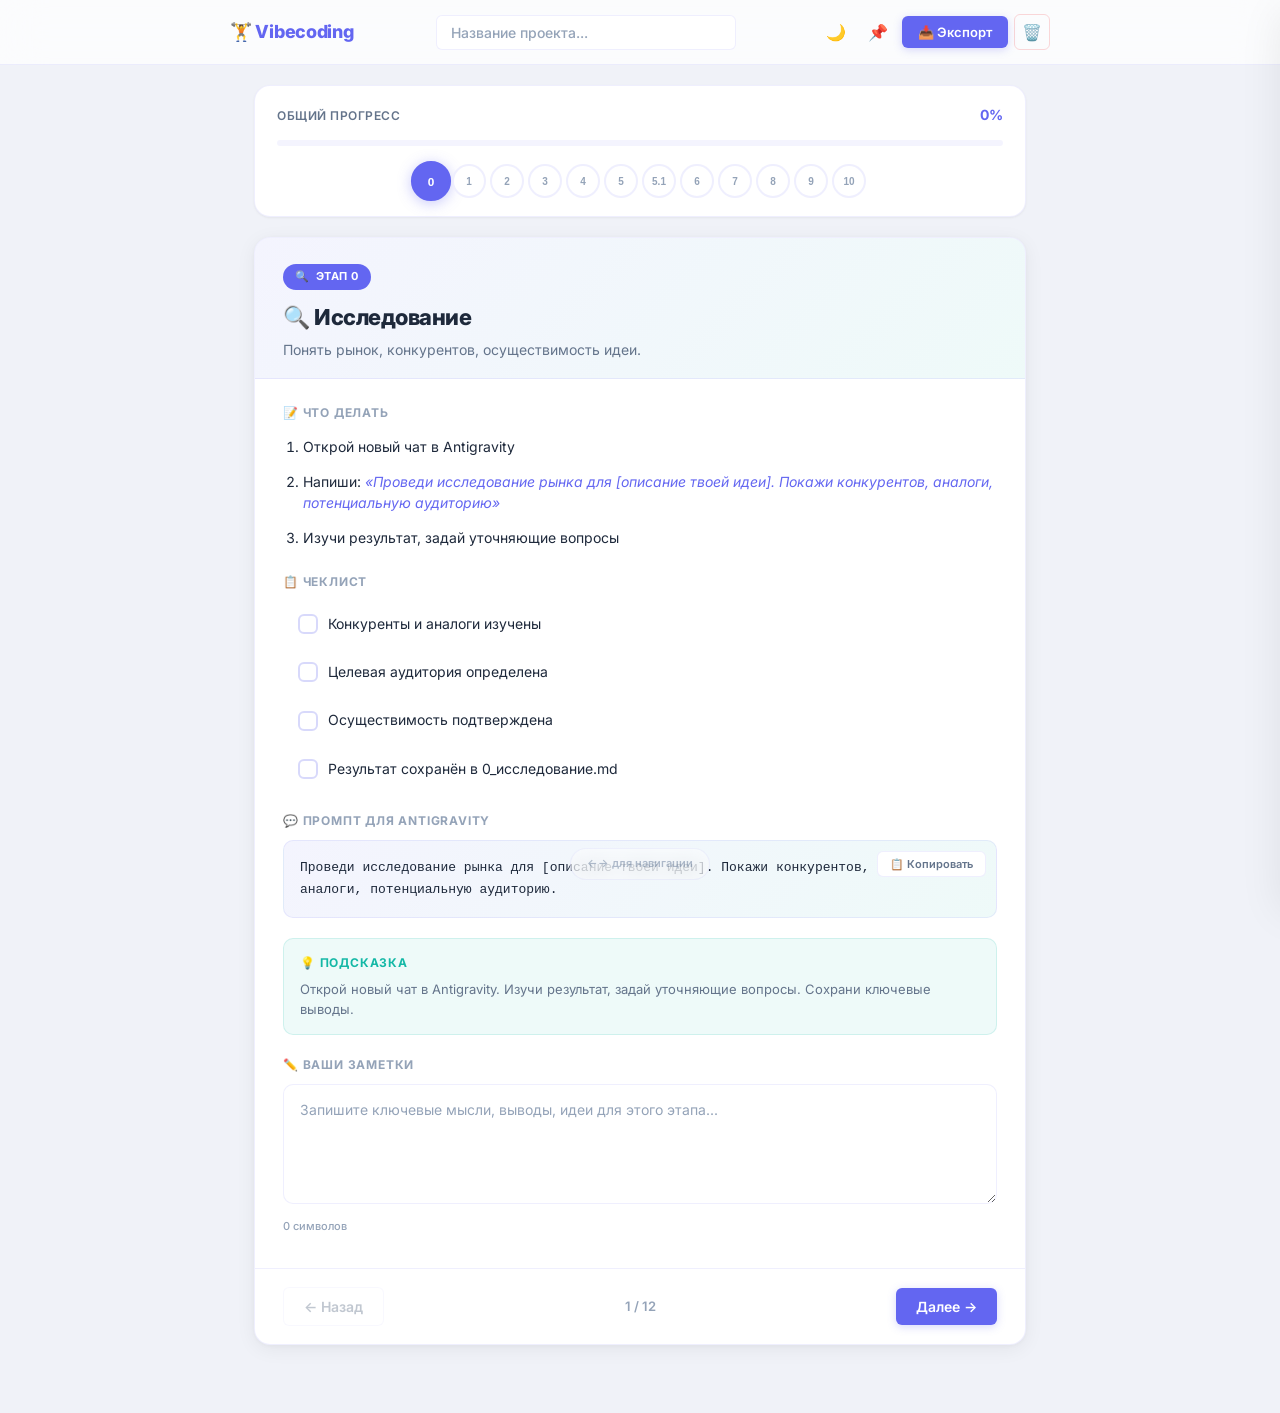
<file: Lekcija_01/Trenazer/index.html>
<!DOCTYPE html>
<html lang="ru">

<head>
  <meta charset="UTF-8">
  <meta name="viewport" content="width=device-width, initial-scale=1.0">
  <meta name="description"
    content="Интерактивный тренажёр по методологии Vibecoding — пошаговое руководство по созданию продукта">
  <title>🏋️ Тренажёр Vibecoding</title>
  <link rel="stylesheet" href="styles.css">
</head>

<body>

  <!-- HEADER -->
  <header class="app-header">
    <div class="header-inner">
      <div class="app-logo">🏋️ Vibecoding</div>
      <input type="text" id="projectName" class="project-name-input" placeholder="Название проекта...">
      <div class="header-actions">
        <button class="btn btn-ghost btn-icon" id="darkModeToggle" onclick="toggleDarkMode()" title="Переключить тему">
          🌙
        </button>
        <button class="btn btn-ghost btn-icon" onclick="showRefPanel()" title="📌 Шпаргалка и советы">
          📌
        </button>
        <button class="btn btn-primary" onclick="exportMarkdown()" title="Экспорт в Markdown">
          📥 Экспорт
        </button>
        <button class="btn btn-danger btn-icon" onclick="showResetModal()" title="Сбросить прогресс">
          🗑️
        </button>
      </div>
    </div>
  </header>

  <!-- PROGRESS -->
  <section class="progress-section">
    <div class="progress-bar-container">
      <div class="progress-meta">
        <span class="progress-label">Общий прогресс</span>
        <span class="progress-percent" id="progressPercent">0%</span>
      </div>
      <div class="progress-track">
        <div class="progress-fill" id="progressFill"></div>
      </div>
      <div class="steps-dots" id="stepsDots"></div>
    </div>
  </section>

  <!-- MAIN CARD -->
  <main class="main-section">
    <div class="step-card" id="stepCard">

      <!-- Card Header -->
      <div class="card-header">
        <div class="step-badge" id="stepBadge">Этап 0</div>
        <h1 class="step-title" id="stepTitle"></h1>
        <p class="step-goal" id="stepGoal"></p>
      </div>

      <!-- Card Body -->
      <div class="card-body">

        <!-- What to do -->
        <div class="instructions-section" id="instructionsSection">
          <div class="section-label">📝 Что делать</div>
          <ol class="instructions-list" id="instructionsList"></ol>
        </div>

        <!-- Checklist -->
        <div class="checklist-section">
          <div class="section-label">📋 Чеклист</div>
          <ul class="checklist" id="checklist"></ul>
        </div>

        <!-- Prompt -->
        <div class="prompt-section" id="promptSection">
          <div class="section-label">💬 Промпт для Antigravity</div>
          <div class="prompt-box">
            <p id="promptText"></p>
            <button class="copy-btn" onclick="copyPrompt()">📋 Копировать</button>
          </div>
        </div>

        <!-- Tips -->
        <div class="tips-section" id="tipsSection">
          <div class="section-label">💡 Подсказка</div>
          <p id="tipsText"></p>
        </div>

        <!-- Notes -->
        <div class="notes-section">
          <div class="section-label">✏️ Ваши заметки</div>
          <textarea id="stepTextarea" class="notes-textarea"
            placeholder="Запишите ключевые мысли, выводы, идеи для этого этапа..."
            oninput="onTextInput(this)"></textarea>
          <div class="textarea-meta">
            <span class="char-count" id="charCount">0 символов</span>
            <span class="save-indicator" id="saveIndicator">✓ Сохранено</span>
          </div>
        </div>

      </div>

      <!-- Card Footer -->
      <div class="card-footer">
        <button class="nav-btn prev" id="prevBtn" onclick="prevStep()">
          ← Назад
        </button>
        <span class="step-counter" id="stepCounter">1 / 12</span>
        <button class="nav-btn next" id="nextBtn" onclick="nextStep()">
          Далее →
        </button>
      </div>

    </div>
  </main>

  <!-- KEYBOARD HINT -->
  <div class="keyboard-hint" id="keyboardHint">
    <span>←→ для навигации</span>
  </div>

  <!-- TOAST -->
  <div class="toast" id="toast"></div>

  <!-- RESET MODAL -->
  <div class="modal-overlay" id="resetModal">
    <div class="modal">
      <h3>🗑️ Сбросить прогресс?</h3>
      <p>Все заметки и чеклисты будут удалены. Это действие нельзя отменить.</p>
      <div class="modal-actions">
        <button class="btn btn-outline" onclick="hideResetModal()">Отмена</button>
        <button class="btn btn-danger" onclick="confirmReset()">Сбросить</button>
      </div>
    </div>
  </div>

  <!-- REFERENCE PANEL (Шпаргалка + Правила + Советы) -->
  <div class="ref-overlay" id="refOverlay" onclick="hideRefPanel()"></div>
  <aside class="ref-panel" id="refPanel">
    <div class="ref-header">
      <h2>📚 Справочник</h2>
      <button class="btn btn-ghost btn-icon" onclick="hideRefPanel()">✕</button>
    </div>

    <div class="ref-tabs">
      <button class="ref-tab active" data-tab="cheatsheet" onclick="switchRefTab('cheatsheet')">📌 Шпаргалка</button>
      <button class="ref-tab" data-tab="safety" onclick="switchRefTab('safety')">🛡️ Безопасность</button>
      <button class="ref-tab" data-tab="tips" onclick="switchRefTab('tips')">🧠 Советы</button>
    </div>

    <div class="ref-content" id="refContent">
      <!-- Cheatsheet -->
      <div class="ref-tab-content active" id="tab-cheatsheet">
        <table class="ref-table">
          <thead>
            <tr>
              <th>Действие</th>
              <th>Что делать</th>
            </tr>
          </thead>
          <tbody>
            <tr>
              <td>✅ Подтвердить изменения</td>
              <td>Нажать <strong>Accept All</strong> (синяя кнопка)</td>
            </tr>
            <tr>
              <td>❌ Откатить изменения</td>
              <td>Нажать <strong>Reject All</strong></td>
            </tr>
            <tr>
              <td>💬 Новый чат</td>
              <td>Нажать <strong>+</strong> (справа)</td>
            </tr>
            <tr>
              <td>📜 Посмотреть историю</td>
              <td>Кнопка с кружком-стрелкой → Show More</td>
            </tr>
            <tr>
              <td>📎 Прикрепить файл</td>
              <td>Перетащить файл в чат</td>
            </tr>
            <tr>
              <td>📂 Прикрепить папку</td>
              <td>Перетащить всю папку в чат (= полный контекст)</td>
            </tr>
          </tbody>
        </table>

        <h3 class="ref-subtitle">🔄 Цикл разработки</h3>
        <div class="lifecycle-diagram">
          <span>0. Исследование</span> → <span>1. Идея</span> → <span>2. ТЗ</span> → <span>3. Архитектура</span> →
          <span>4. Дизайн</span>
          → <span>5. Запуск</span> → <span>5.1 Задачи</span> → <span>6. Тест</span>
          → <span>7. Деплой</span> → <span>8. Дебаг</span> → <span>9. Релиз</span> → <span>10. Пост-релиз</span> ↩
        </div>
      </div>

      <!-- Safety Rules -->
      <div class="ref-tab-content" id="tab-safety">
        <ol class="safety-list">
          <li><strong>AI не действует автономно</strong> — ты контролируешь</li>
          <li><strong>Работай только в папке проекта</strong> (изоляция)</li>
          <li><strong>Не разрешай глобальное удаление</strong> файлов</li>
          <li><strong>Для рискованных задач</strong> — используй отдельный сервер/ВМ</li>
          <li><strong>Пропиши глобальный промпт</strong> (правила для AI)</li>
          <li><strong>Проси логировать все действия</strong></li>
          <li><strong>Смотри внимательно</strong>, что запускается в терминале</li>
          <li><strong>Делай бэкапы</strong> (GitHub + копии)</li>
          <li><strong>Храни ключи в .env</strong>, исключённом из git</li>
          <li><strong>Пошагово одобряй изменения</strong> до стабилизации</li>
        </ol>
      </div>

      <!-- Tips -->
      <div class="ref-tab-content" id="tab-tips">
        <ul class="tips-list-panel">
          <li>🤖 <strong>Модель по умолчанию</strong> → Claude Opus. Фоллбэк → Gemini 3.1</li>
          <li>📦 <strong>GitHub = библиотека</strong> — ищи готовые решения, а не пиши с нуля</li>
          <li>🎙️ <strong>Whisper-бот</strong> — транскрибируй все разговоры с клиентами</li>
          <li>⚡ <strong>Правило №1</strong> — работает продукт или нет, остальное неважно</li>
          <li>🚀 <strong>Не сдерживай себя</strong> — если можешь продвинуться на 3 этапа за день, делай</li>
          <li>🗄️ <strong>Supabase</strong> вместо Google Sheets / Airtable — масштабируется лучше</li>
          <li>🔌 <strong>OpenRouter</strong> — единый API ко всем моделям</li>
        </ul>
      </div>
    </div>
  </aside>

  <!-- CONFETTI CANVAS -->
  <canvas id="confetti" class="confetti-canvas"></canvas>

  <script src="app.js"></script>
</body>

</html>
</file>
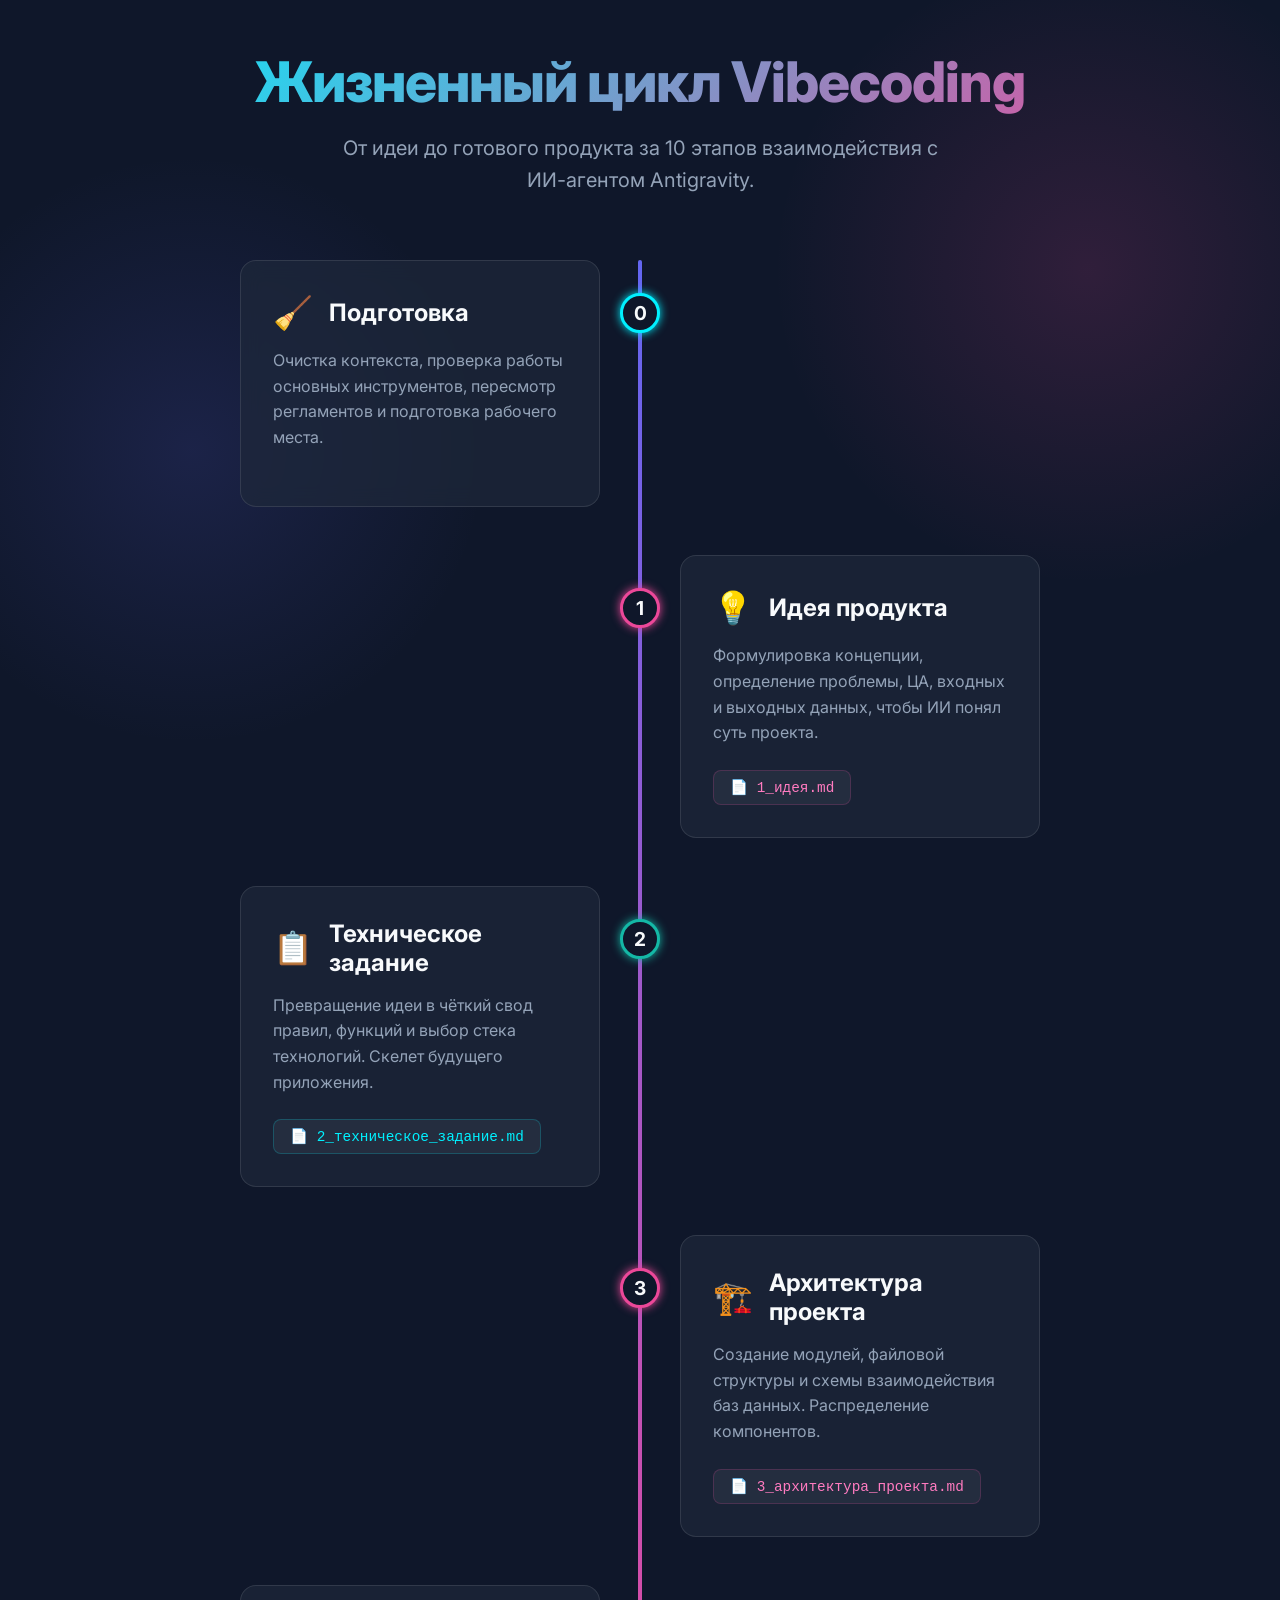
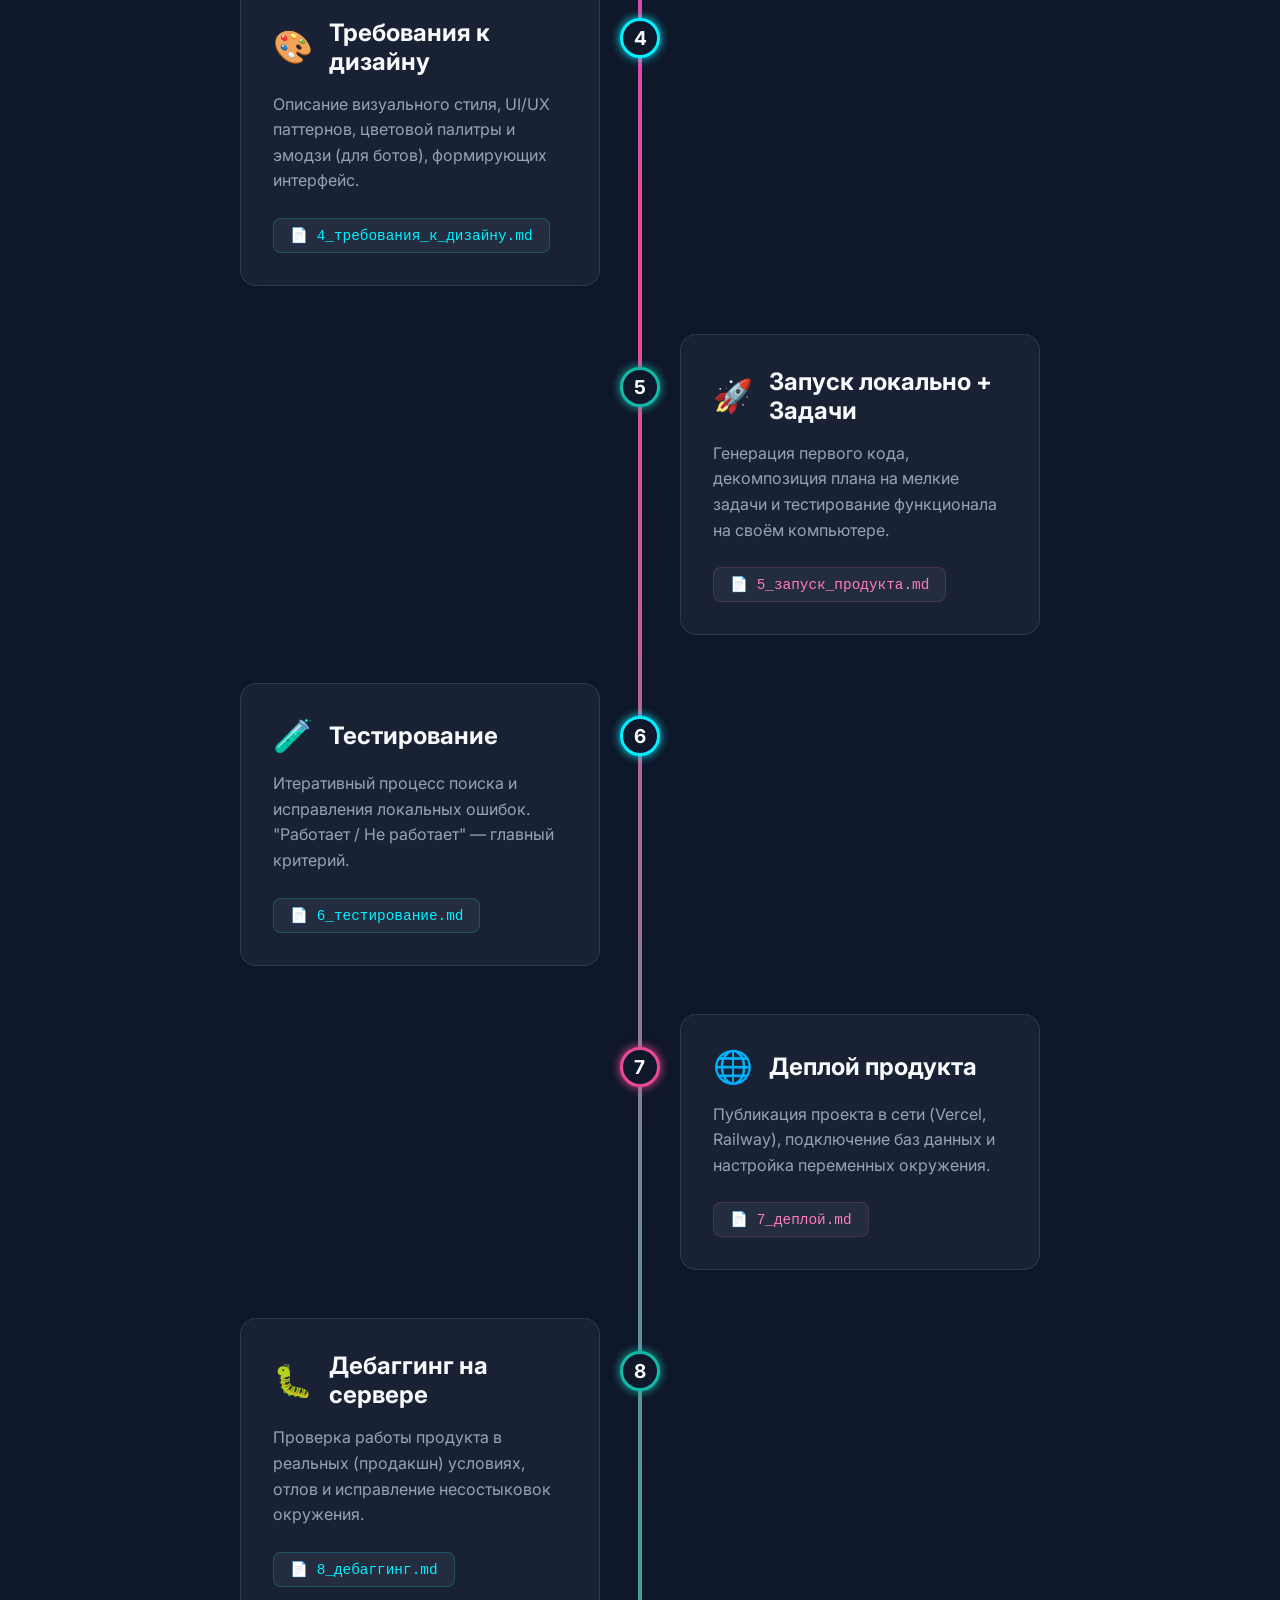
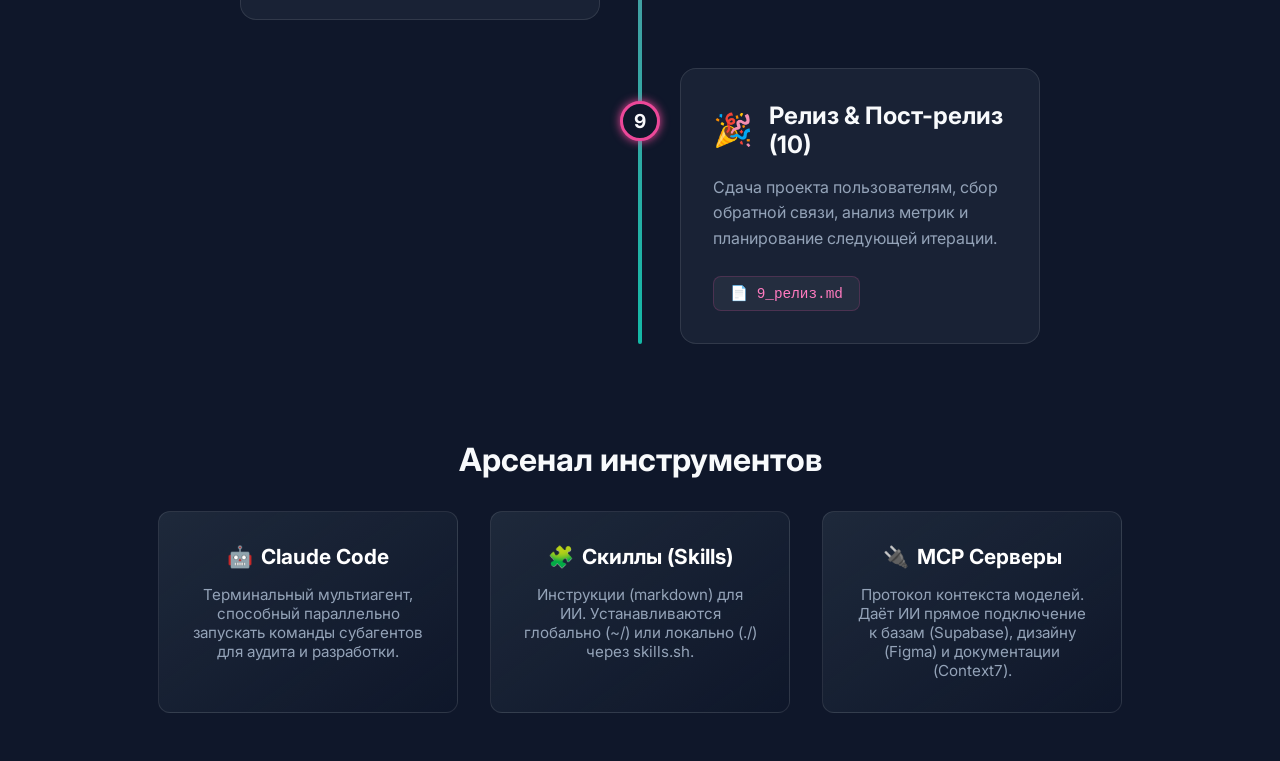
<file: infographika_reglament.html>
<!DOCTYPE html>
<html lang="ru">
<head>
    <meta charset="UTF-8">
    <meta name="viewport" content="width=device-width, initial-scale=1.0">
    <title>Регламент Vibecoding | Инфографика</title>
    <style>
        :root {
            --primary: #6366f1; /* Индиго */
            --primary-hover: #4f46e5;
            --secondary: #ec4899; /* Розовый */
            --tertiary: #14b8a6; /* Бирюзовый */
            --bg-color: #0f172a; /* Темный синий (Slate 900) */
            --surface: #1e293b; /* Slate 800 */
            --surface-glass: rgba(30, 41, 59, 0.7);
            --text-main: #f8fafc;
            --text-muted: #94a3b8;
            --border: rgba(255, 255, 255, 0.1);
            
            --neon-blue: #00f0ff;
            --neon-purple: #8b5cf6;
        }

        * {
            margin: 0;
            padding: 0;
            box-sizing: border-box;
            font-family: 'Inter', -apple-system, BlinkMacSystemFont, "Segoe UI", Roboto, Helvetica, Arial, sans-serif;
        }

        body {
            background-color: var(--bg-color);
            color: var(--text-main);
            min-height: 100vh;
            padding: 3rem 1rem;
            background-image: 
                radial-gradient(circle at 15% 50%, rgba(99, 102, 241, 0.15), transparent 25%),
                radial-gradient(circle at 85% 30%, rgba(236, 72, 153, 0.15), transparent 25%);
            background-attachment: fixed;
            overflow-x: hidden;
        }

        .container {
            max-width: 1200px;
            margin: 0 auto;
        }

        header {
            text-align: center;
            margin-bottom: 4rem;
        }

        h1 {
            font-size: 3.5rem;
            font-weight: 800;
            margin-bottom: 1rem;
            background: linear-gradient(135deg, var(--neon-blue), var(--secondary));
            -webkit-background-clip: text;
            -webkit-text-fill-color: transparent;
            letter-spacing: -1px;
        }

        .subtitle {
            font-size: 1.25rem;
            color: var(--text-muted);
            max-width: 600px;
            margin: 0 auto;
            line-height: 1.6;
        }

        /* Timeline Layout */
        .timeline {
            position: relative;
            max-width: 800px;
            margin: 0 auto;
        }

        .timeline::before {
            content: '';
            position: absolute;
            top: 0;
            left: 50%;
            transform: translateX(-50%);
            width: 4px;
            height: 100%;
            background: linear-gradient(to bottom, var(--primary), var(--secondary), var(--tertiary));
            border-radius: 4px;
        }

        .stage-card {
            position: relative;
            width: 45%;
            margin-bottom: 3rem;
            background: var(--surface-glass);
            backdrop-filter: blur(10px);
            border: 1px solid var(--border);
            border-radius: 16px;
            padding: 2rem;
            transition: transform 0.3s ease, box-shadow 0.3s ease;
        }

        .stage-card:nth-child(odd) {
            left: 0;
        }

        .stage-card:nth-child(even) {
            left: 55%;
        }

        .stage-card:hover {
            transform: translateY(-5px);
            box-shadow: 0 10px 30px rgba(0, 0, 0, 0.3), 0 0 15px rgba(99, 102, 241, 0.2);
            border-color: rgba(99, 102, 241, 0.4);
        }

        /* Stage Numbers (Dots on Timeline) */
        .stage-number {
            position: absolute;
            top: 2rem;
            width: 40px;
            height: 40px;
            background: var(--bg-color);
            border: 3px solid var(--neon-blue);
            border-radius: 50%;
            display: flex;
            align-items: center;
            justify-content: center;
            font-weight: bold;
            font-size: 1.2rem;
            color: var(--text-main);
            z-index: 10;
            box-shadow: 0 0 10px var(--neon-blue);
        }

        .stage-card:nth-child(odd) .stage-number {
            right: -11.5%; /* Position exactly on the line */
            transform: translateX(50%);
        }

        .stage-card:nth-child(even) .stage-number {
            left: -11.5%; /* Position exactly on the line */
            transform: translateX(-50%);
            border-color: var(--secondary);
            box-shadow: 0 0 10px var(--secondary);
        }

        /* 3rd color variant */
        .stage-card:nth-child(3n) .stage-number {
            border-color: var(--tertiary);
            box-shadow: 0 0 10px var(--tertiary);
        }

        /* Content inside cards */
        .stage-header {
            display: flex;
            align-items: center;
            margin-bottom: 1rem;
        }

        .stage-icon {
            font-size: 2rem;
            margin-right: 1rem;
        }

        .stage-title {
            font-size: 1.5rem;
            font-weight: 700;
            color: var(--text-main);
        }

        .stage-desc {
            color: var(--text-muted);
            line-height: 1.6;
            margin-bottom: 1.5rem;
        }

        .stage-artifact {
            display: inline-block;
            background: rgba(255, 255, 255, 0.05);
            padding: 0.5rem 1rem;
            border-radius: 8px;
            font-family: monospace;
            font-size: 0.9rem;
            color: var(--neon-blue);
            border: 1px solid rgba(0, 240, 255, 0.2);
        }

        .stage-card:nth-child(even) .stage-artifact {
            color: #ff7bc0;
            border-color: rgba(236, 72, 153, 0.2);
        }

        /* Footer Skills Section */
        .footer-tools {
            margin-top: 6rem;
            text-align: center;
        }

        .tools-grid {
            display: flex;
            justify-content: center;
            gap: 2rem;
            margin-top: 2rem;
            flex-wrap: wrap;
        }

        .tool-card {
            background: linear-gradient(145deg, var(--surface), rgba(15, 23, 42, 0.8));
            border: 1px solid var(--border);
            border-radius: 12px;
            padding: 2rem;
            width: 300px;
            transition: all 0.3s ease;
        }

        .tool-card:hover {
            border-color: var(--tertiary);
            transform: translateY(-5px);
            box-shadow: 0 10px 20px rgba(20, 184, 166, 0.1);
        }

        .tool-title {
            font-size: 1.3rem;
            font-weight: bold;
            margin-bottom: 1rem;
            color: #fff;
            display: flex;
            align-items: center;
            justify-content: center;
            gap: 0.5rem;
        }

        @media (max-width: 900px) {
            .timeline::before {
                left: 30px;
            }
            .stage-card {
                width: calc(100% - 70px);
                left: 70px !important;
            }
            .stage-number {
                left: -70px !important;
                transform: translateX(30px) !important;
            }
            h1 {
                font-size: 2.5rem;
            }
        }
    </style>
    <!-- Подключение шрифта Inter для современного вида -->
    <link href="https://fonts.googleapis.com/css2?family=Inter:wght@400;600;700;800&display=swap" rel="stylesheet">
</head>
<body>

    <div class="container">
        <header>
            <h1>Жизненный цикл Vibecoding</h1>
            <p class="subtitle">От идеи до готового продукта за 10 этапов взаимодействия с ИИ-агентом Antigravity.</p>
        </header>

        <div class="timeline">
            <!-- Stage 0 -->
            <div class="stage-card">
                <div class="stage-number">0</div>
                <div class="stage-header">
                    <span class="stage-icon">🧹</span>
                    <h2 class="stage-title">Подготовка</h2>
                </div>
                <p class="stage-desc">Очистка контекста, проверка работы основных инструментов, пересмотр регламентов и подготовка рабочего места.</p>
            </div>

            <!-- Stage 1 -->
            <div class="stage-card">
                <div class="stage-number">1</div>
                <div class="stage-header">
                    <span class="stage-icon">💡</span>
                    <h2 class="stage-title">Идея продукта</h2>
                </div>
                <p class="stage-desc">Формулировка концепции, определение проблемы, ЦА, входных и выходных данных, чтобы ИИ понял суть проекта.</p>
                <div class="stage-artifact">📄 1_идея.md</div>
            </div>

            <!-- Stage 2 -->
            <div class="stage-card">
                <div class="stage-number">2</div>
                <div class="stage-header">
                    <span class="stage-icon">📋</span>
                    <h2 class="stage-title">Техническое задание</h2>
                </div>
                <p class="stage-desc">Превращение идеи в чёткий свод правил, функций и выбор стека технологий. Скелет будущего приложения.</p>
                <div class="stage-artifact">📄 2_техническое_задание.md</div>
            </div>

            <!-- Stage 3 -->
            <div class="stage-card">
                <div class="stage-number">3</div>
                <div class="stage-header">
                    <span class="stage-icon">🏗️</span>
                    <h2 class="stage-title">Архитектура проекта</h2>
                </div>
                <p class="stage-desc">Создание модулей, файловой структуры и схемы взаимодействия баз данных. Распределение компонентов.</p>
                <div class="stage-artifact">📄 3_архитектура_проекта.md</div>
            </div>

            <!-- Stage 4 -->
            <div class="stage-card">
                <div class="stage-number">4</div>
                <div class="stage-header">
                    <span class="stage-icon">🎨</span>
                    <h2 class="stage-title">Требования к дизайну</h2>
                </div>
                <p class="stage-desc">Описание визуального стиля, UI/UX паттернов, цветовой палитры и эмодзи (для ботов), формирующих интерфейс.</p>
                <div class="stage-artifact">📄 4_требования_к_дизайну.md</div>
            </div>

            <!-- Stage 5 -->
            <div class="stage-card">
                <div class="stage-number">5</div>
                <div class="stage-header">
                    <span class="stage-icon">🚀</span>
                    <h2 class="stage-title">Запуск локально + Задачи</h2>
                </div>
                <p class="stage-desc">Генерация первого кода, декомпозиция плана на мелкие задачи и тестирование функционала на своём компьютере.</p>
                <div class="stage-artifact">📄 5_запуск_продукта.md</div>
            </div>

            <!-- Stage 6 -->
            <div class="stage-card">
                <div class="stage-number">6</div>
                <div class="stage-header">
                    <span class="stage-icon">🧪</span>
                    <h2 class="stage-title">Тестирование</h2>
                </div>
                <p class="stage-desc">Итеративный процесс поиска и исправления локальных ошибок. "Работает / Не работает" — главный критерий.</p>
                <div class="stage-artifact">📄 6_тестирование.md</div>
            </div>

            <!-- Stage 7 -->
            <div class="stage-card">
                <div class="stage-number">7</div>
                <div class="stage-header">
                    <span class="stage-icon">🌐</span>
                    <h2 class="stage-title">Деплой продукта</h2>
                </div>
                <p class="stage-desc">Публикация проекта в сети (Vercel, Railway), подключение баз данных и настройка переменных окружения.</p>
                <div class="stage-artifact">📄 7_деплой.md</div>
            </div>

            <!-- Stage 8 -->
            <div class="stage-card">
                <div class="stage-number">8</div>
                <div class="stage-header">
                    <span class="stage-icon">🐛</span>
                    <h2 class="stage-title">Дебаггинг на сервере</h2>
                </div>
                <p class="stage-desc">Проверка работы продукта в реальных (продакшн) условиях, отлов и исправление несостыковок окружения.</p>
                <div class="stage-artifact">📄 8_дебаггинг.md</div>
            </div>

            <!-- Stage 9 -->
            <div class="stage-card">
                <div class="stage-number">9</div>
                <div class="stage-header">
                    <span class="stage-icon">🎉</span>
                    <h2 class="stage-title">Релиз &amp; Пост-релиз (10)</h2>
                </div>
                <p class="stage-desc">Сдача проекта пользователям, сбор обратной связи, анализ метрик и планирование следующей итерации.</p>
                <div class="stage-artifact">📄 9_релиз.md</div>
            </div>
        </div>

        <div class="footer-tools">
            <h2 style="font-size: 2rem; margin-bottom: 1rem;">Арсенал инструментов</h2>
            <div class="tools-grid">
                <div class="tool-card">
                    <div class="tool-title"><span>🤖</span> Claude Code</div>
                    <p style="color: var(--text-muted); font-size: 0.95rem;">Терминальный мультиагент, способный параллельно запускать команды субагентов для аудита и разработки.</p>
                </div>
                <div class="tool-card">
                    <div class="tool-title"><span>🧩</span> Скиллы (Skills)</div>
                    <p style="color: var(--text-muted); font-size: 0.95rem;">Инструкции (markdown) для ИИ. Устанавливаются глобально (~/) или локально (./) через skills.sh.</p>
                </div>
                <div class="tool-card">
                    <div class="tool-title"><span>🔌</span> MCP Серверы</div>
                    <p style="color: var(--text-muted); font-size: 0.95rem;">Протокол контекста моделей. Даёт ИИ прямое подключение к базам (Supabase), дизайну (Figma) и документации (Context7).</p>
                </div>
            </div>
        </div>
    </div>

</body>
</html>
</file>
<file: Lekcija_01/Trenazer/styles.css>
@import url('https://fonts.googleapis.com/css2?family=Inter:wght@400;500;600;700;800&display=swap');

:root {
  --bg: #f0f2f8;
  --surface: #ffffff;
  --surface-glass: rgba(255, 255, 255, 0.72);
  --surface-elevated: #ffffff;
  --border: rgba(99, 102, 241, 0.10);
  --border-hover: rgba(99, 102, 241, 0.25);
  --text: #1e293b;
  --text-secondary: #64748b;
  --text-muted: #94a3b8;
  --accent: #6366f1;
  --accent-light: #818cf8;
  --accent-bg: rgba(99, 102, 241, 0.07);
  --teal: #14b8a6;
  --teal-bg: rgba(20, 184, 166, 0.07);
  --success: #22c55e;
  --success-bg: rgba(34, 197, 94, 0.1);
  --warning: #f59e0b;
  --danger: #ef4444;
  --shadow-sm: 0 1px 3px rgba(0, 0, 0, 0.04), 0 1px 2px rgba(0, 0, 0, 0.02);
  --shadow-md: 0 4px 20px rgba(0, 0, 0, 0.06), 0 1px 4px rgba(0, 0, 0, 0.03);
  --shadow-lg: 0 12px 40px rgba(0, 0, 0, 0.08);
  --radius: 16px;
  --radius-sm: 10px;
  --radius-xs: 6px;
  --transition: 0.25s cubic-bezier(0.4, 0, 0.2, 1);
}

/* ====== DARK MODE ====== */
[data-theme="dark"] {
  --bg: #0f1117;
  --surface: #1a1d27;
  --surface-glass: rgba(26, 29, 39, 0.85);
  --surface-elevated: #22263a;
  --border: rgba(99, 102, 241, 0.15);
  --border-hover: rgba(99, 102, 241, 0.30);
  --text: #e2e8f0;
  --text-secondary: #94a3b8;
  --text-muted: #64748b;
  --accent-bg: rgba(99, 102, 241, 0.12);
  --teal-bg: rgba(20, 184, 166, 0.12);
  --success-bg: rgba(34, 197, 94, 0.12);
  --shadow-sm: 0 1px 3px rgba(0, 0, 0, 0.2);
  --shadow-md: 0 4px 20px rgba(0, 0, 0, 0.3);
  --shadow-lg: 0 12px 40px rgba(0, 0, 0, 0.4);
}

*,
*::before,
*::after {
  box-sizing: border-box;
  margin: 0;
  padding: 0;
}

html {
  scroll-behavior: smooth;
}

body {
  font-family: 'Inter', -apple-system, sans-serif;
  background: var(--bg);
  color: var(--text);
  line-height: 1.6;
  min-height: 100vh;
  -webkit-font-smoothing: antialiased;
  transition: background 0.3s, color 0.3s;
}

/* ====== HEADER ====== */
.app-header {
  background: var(--surface-glass);
  backdrop-filter: blur(20px);
  -webkit-backdrop-filter: blur(20px);
  border-bottom: 1px solid var(--border);
  padding: 14px 24px;
  position: sticky;
  top: 0;
  z-index: 100;
  transition: background 0.3s, border 0.3s;
}

.header-inner {
  max-width: 820px;
  margin: 0 auto;
  display: flex;
  align-items: center;
  justify-content: space-between;
  gap: 12px;
}

.app-logo {
  font-weight: 800;
  font-size: 18px;
  color: var(--accent);
  letter-spacing: -0.3px;
  white-space: nowrap;
}

.project-name-input {
  flex: 1;
  max-width: 300px;
  padding: 8px 14px;
  border: 1.5px solid var(--border);
  border-radius: var(--radius-xs);
  font-family: inherit;
  font-size: 14px;
  font-weight: 500;
  color: var(--text);
  background: var(--surface);
  transition: var(--transition);
  outline: none;
}

.project-name-input::placeholder {
  color: var(--text-muted);
}

.project-name-input:focus {
  border-color: var(--accent);
  box-shadow: 0 0 0 3px var(--accent-bg);
}

.header-actions {
  display: flex;
  gap: 6px;
  align-items: center;
}

/* ====== BUTTONS ====== */
.btn {
  display: inline-flex;
  align-items: center;
  gap: 6px;
  padding: 8px 16px;
  border: none;
  border-radius: var(--radius-xs);
  font-family: inherit;
  font-size: 13px;
  font-weight: 600;
  cursor: pointer;
  transition: var(--transition);
  white-space: nowrap;
}

.btn-primary {
  background: var(--accent);
  color: #fff;
  box-shadow: 0 2px 8px rgba(99, 102, 241, 0.25);
}

.btn-primary:hover {
  background: var(--accent-light);
  box-shadow: 0 4px 16px rgba(99, 102, 241, 0.35);
  transform: translateY(-1px);
}

.btn-outline {
  background: var(--surface);
  color: var(--text-secondary);
  border: 1.5px solid var(--border);
}

.btn-outline:hover {
  border-color: var(--accent);
  color: var(--accent);
  background: var(--accent-bg);
}

.btn-ghost {
  background: transparent;
  color: var(--text-secondary);
  border: 1.5px solid transparent;
}

.btn-ghost:hover {
  background: var(--accent-bg);
  color: var(--accent);
}

.btn-danger {
  background: transparent;
  color: var(--danger);
  border: 1.5px solid rgba(239, 68, 68, 0.2);
}

.btn-danger:hover {
  background: rgba(239, 68, 68, 0.08);
  border-color: var(--danger);
}

.btn-icon {
  width: 36px;
  height: 36px;
  padding: 0;
  display: flex;
  align-items: center;
  justify-content: center;
  border-radius: var(--radius-xs);
  font-size: 16px;
}

/* ====== PROGRESS BAR ====== */
.progress-section {
  max-width: 820px;
  margin: 20px auto 0;
  padding: 0 24px;
}

.progress-bar-container {
  background: var(--surface);
  border-radius: var(--radius);
  padding: 18px 22px;
  box-shadow: var(--shadow-sm);
  border: 1px solid var(--border);
  transition: background 0.3s, border 0.3s;
}

.progress-meta {
  display: flex;
  justify-content: space-between;
  align-items: center;
  margin-bottom: 14px;
}

.progress-label {
  font-size: 12px;
  font-weight: 600;
  color: var(--text-secondary);
  text-transform: uppercase;
  letter-spacing: 0.5px;
}

.progress-percent {
  font-size: 14px;
  font-weight: 700;
  color: var(--accent);
}

.progress-track {
  width: 100%;
  height: 6px;
  background: var(--accent-bg);
  border-radius: 3px;
  overflow: hidden;
  margin-bottom: 18px;
}

.progress-fill {
  height: 100%;
  background: linear-gradient(90deg, var(--accent), var(--teal));
  border-radius: 3px;
  transition: width 0.6s cubic-bezier(0.4, 0, 0.2, 1);
  width: 0%;
}

.steps-dots {
  display: flex;
  gap: 4px;
  justify-content: center;
  flex-wrap: wrap;
}

.step-dot {
  width: 34px;
  height: 34px;
  border-radius: 50%;
  border: 2px solid var(--border);
  background: var(--surface);
  display: flex;
  align-items: center;
  justify-content: center;
  font-size: 10px;
  font-weight: 700;
  color: var(--text-muted);
  cursor: pointer;
  transition: var(--transition);
  position: relative;
}

.step-dot:hover {
  border-color: var(--accent-light);
  color: var(--accent);
  transform: scale(1.12);
}

.step-dot.active {
  background: var(--accent);
  border-color: var(--accent);
  color: #fff;
  box-shadow: 0 2px 12px rgba(99, 102, 241, 0.35);
  transform: scale(1.18);
}

.step-dot.completed {
  background: var(--success-bg);
  border-color: var(--success);
  color: var(--success);
}

.step-dot.has-content {
  border-color: var(--teal);
  color: var(--teal);
}

/* Tooltip on hover */
.step-dot::after {
  content: attr(data-tooltip);
  position: absolute;
  bottom: calc(100% + 8px);
  left: 50%;
  transform: translateX(-50%);
  background: var(--text);
  color: var(--bg);
  padding: 4px 8px;
  border-radius: 4px;
  font-size: 10px;
  font-weight: 600;
  white-space: nowrap;
  opacity: 0;
  pointer-events: none;
  transition: opacity 0.2s;
}

.step-dot:hover::after {
  opacity: 1;
}

/* ====== MAIN CARD ====== */
.main-section {
  max-width: 820px;
  margin: 20px auto;
  padding: 0 24px 48px;
}

.step-card {
  background: var(--surface);
  border-radius: var(--radius);
  box-shadow: var(--shadow-md);
  border: 1px solid var(--border);
  overflow: hidden;
  animation: cardIn 0.35s ease;
  transition: background 0.3s, border 0.3s;
}

@keyframes cardIn {
  from {
    opacity: 0;
    transform: translateY(12px);
  }

  to {
    opacity: 1;
    transform: translateY(0);
  }
}

.card-header {
  padding: 24px 28px 18px;
  border-bottom: 1px solid var(--border);
  background: linear-gradient(135deg, var(--accent-bg), var(--teal-bg));
}

.step-badge {
  display: inline-flex;
  align-items: center;
  gap: 6px;
  padding: 4px 12px;
  background: var(--accent);
  color: #fff;
  border-radius: 20px;
  font-size: 11px;
  font-weight: 700;
  letter-spacing: 0.5px;
  text-transform: uppercase;
  margin-bottom: 10px;
}

.step-title {
  font-size: 22px;
  font-weight: 800;
  color: var(--text);
  letter-spacing: -0.5px;
  margin-bottom: 4px;
}

.step-goal {
  font-size: 14px;
  color: var(--text-secondary);
  line-height: 1.5;
}

.card-body {
  padding: 24px 28px;
}

/* ====== INSTRUCTIONS ====== */
.instructions-section {
  margin-bottom: 20px;
}

.instructions-list {
  padding-left: 20px;
  display: flex;
  flex-direction: column;
  gap: 6px;
}

.instructions-list li {
  font-size: 14px;
  color: var(--text);
  line-height: 1.5;
  padding: 4px 0;
}

.instructions-list li em {
  color: var(--accent);
  font-style: italic;
}

/* ====== CHECKLIST ====== */
.checklist-section {
  margin-bottom: 20px;
}

.section-label {
  font-size: 12px;
  font-weight: 700;
  color: var(--text-muted);
  text-transform: uppercase;
  letter-spacing: 0.8px;
  margin-bottom: 10px;
}

.checklist {
  list-style: none;
  display: flex;
  flex-direction: column;
  gap: 4px;
}

.checklist li {
  display: flex;
  align-items: center;
  gap: 10px;
  padding: 10px 14px;
  border-radius: var(--radius-sm);
  cursor: pointer;
  transition: var(--transition);
  font-size: 14px;
  color: var(--text);
  border: 1px solid transparent;
  user-select: none;
}

.checklist li:hover {
  background: var(--accent-bg);
  border-color: var(--border);
}

.checklist li .check-icon {
  width: 20px;
  height: 20px;
  border-radius: 6px;
  border: 2px solid var(--border-hover);
  display: flex;
  align-items: center;
  justify-content: center;
  flex-shrink: 0;
  transition: var(--transition);
  font-size: 12px;
  color: transparent;
}

.checklist li.checked .check-icon {
  background: var(--success);
  border-color: var(--success);
  color: #fff;
  animation: checkPop 0.3s ease;
}

@keyframes checkPop {
  0% {
    transform: scale(0.8);
  }

  50% {
    transform: scale(1.2);
  }

  100% {
    transform: scale(1);
  }
}

.checklist li.checked {
  color: var(--text-muted);
  text-decoration: line-through;
}

/* ====== PROMPT BOX ====== */
.prompt-section {
  margin-bottom: 20px;
}

.prompt-box {
  background: linear-gradient(135deg, var(--accent-bg), var(--teal-bg));
  border: 1px solid var(--border);
  border-radius: var(--radius-sm);
  padding: 16px;
  position: relative;
}

.prompt-box p {
  font-size: 13px;
  color: var(--text);
  line-height: 1.7;
  font-family: 'Courier New', monospace;
  margin: 0;
  white-space: pre-wrap;
  padding-right: 80px;
}

.copy-btn {
  position: absolute;
  top: 10px;
  right: 10px;
  padding: 5px 12px;
  font-size: 11px;
  background: var(--surface);
  border: 1px solid var(--border);
  border-radius: var(--radius-xs);
  cursor: pointer;
  font-family: inherit;
  font-weight: 600;
  color: var(--text-secondary);
  transition: var(--transition);
}

.copy-btn:hover {
  border-color: var(--accent);
  color: var(--accent);
  background: var(--accent-bg);
}

/* ====== NOTES TEXTAREA ====== */
.notes-section {
  margin-bottom: 8px;
}

.notes-textarea {
  width: 100%;
  min-height: 120px;
  padding: 14px 16px;
  border: 1.5px solid var(--border);
  border-radius: var(--radius-sm);
  font-family: inherit;
  font-size: 14px;
  color: var(--text);
  background: var(--surface);
  resize: vertical;
  outline: none;
  transition: var(--transition);
  line-height: 1.6;
}

.notes-textarea::placeholder {
  color: var(--text-muted);
}

.notes-textarea:focus {
  border-color: var(--accent);
  box-shadow: 0 0 0 3px var(--accent-bg);
}

.textarea-meta {
  display: flex;
  justify-content: space-between;
  align-items: center;
  margin-top: 6px;
}

.char-count {
  font-size: 11px;
  color: var(--text-muted);
  font-weight: 500;
}

.save-indicator {
  font-size: 11px;
  font-weight: 600;
  color: var(--success);
  opacity: 0;
  transition: opacity 0.3s;
}

.save-indicator.visible {
  opacity: 1;
}

/* ====== TIPS ====== */
.tips-section {
  background: var(--teal-bg);
  border: 1px solid rgba(20, 184, 166, 0.15);
  border-radius: var(--radius-sm);
  padding: 14px 16px;
  margin-bottom: 20px;
}

.tips-section .section-label {
  color: var(--teal);
  margin-bottom: 6px;
}

.tips-section p {
  font-size: 13px;
  color: var(--text-secondary);
  line-height: 1.6;
  margin: 0;
}

/* ====== NAVIGATION ====== */
.card-footer {
  padding: 18px 28px;
  border-top: 1px solid var(--border);
  display: flex;
  justify-content: space-between;
  align-items: center;
}

.nav-btn {
  display: inline-flex;
  align-items: center;
  gap: 8px;
  padding: 10px 20px;
  border: none;
  border-radius: var(--radius-xs);
  font-family: inherit;
  font-size: 14px;
  font-weight: 600;
  cursor: pointer;
  transition: var(--transition);
}

.nav-btn.prev {
  background: var(--surface);
  color: var(--text-secondary);
  border: 1.5px solid var(--border);
}

.nav-btn.prev:hover {
  border-color: var(--accent);
  color: var(--accent);
}

.nav-btn.next {
  background: var(--accent);
  color: #fff;
  box-shadow: 0 2px 8px rgba(99, 102, 241, 0.25);
}

.nav-btn.next:hover {
  background: var(--accent-light);
  box-shadow: 0 4px 16px rgba(99, 102, 241, 0.35);
  transform: translateY(-1px);
}

.nav-btn:disabled {
  opacity: 0.4;
  cursor: not-allowed;
  transform: none !important;
}

.step-counter {
  font-size: 13px;
  font-weight: 600;
  color: var(--text-muted);
}

/* ====== KEYBOARD HINT ====== */
.keyboard-hint {
  position: fixed;
  bottom: 20px;
  left: 50%;
  transform: translateX(-50%);
  background: var(--surface-glass);
  backdrop-filter: blur(10px);
  border: 1px solid var(--border);
  border-radius: 20px;
  padding: 6px 16px;
  font-size: 11px;
  font-weight: 600;
  color: var(--text-muted);
  opacity: 0.7;
  transition: opacity 0.3s;
  pointer-events: none;
  z-index: 50;
}

/* ====== TOAST ====== */
.toast {
  position: fixed;
  bottom: 60px;
  left: 50%;
  transform: translateX(-50%) translateY(20px);
  background: var(--text);
  color: var(--bg);
  padding: 10px 24px;
  border-radius: 10px;
  font-size: 13px;
  font-weight: 600;
  opacity: 0;
  pointer-events: none;
  transition: all 0.3s ease;
  z-index: 200;
  white-space: nowrap;
}

.toast.show {
  opacity: 1;
  transform: translateX(-50%) translateY(0);
}

/* ====== MODAL ====== */
.modal-overlay {
  position: fixed;
  inset: 0;
  background: rgba(0, 0, 0, 0.3);
  backdrop-filter: blur(4px);
  display: flex;
  align-items: center;
  justify-content: center;
  z-index: 1000;
  opacity: 0;
  pointer-events: none;
  transition: opacity 0.25s;
}

.modal-overlay.active {
  opacity: 1;
  pointer-events: auto;
}

.modal {
  background: var(--surface);
  border-radius: var(--radius);
  box-shadow: var(--shadow-lg);
  padding: 28px;
  max-width: 400px;
  width: 90%;
  text-align: center;
  transform: scale(0.95);
  transition: transform 0.25s;
}

.modal-overlay.active .modal {
  transform: scale(1);
}

.modal h3 {
  font-size: 18px;
  font-weight: 700;
  margin-bottom: 8px;
}

.modal p {
  font-size: 14px;
  color: var(--text-secondary);
  margin-bottom: 20px;
}

.modal-actions {
  display: flex;
  gap: 10px;
  justify-content: center;
}

/* ====== REFERENCE PANEL ====== */
.ref-overlay {
  position: fixed;
  inset: 0;
  background: rgba(0, 0, 0, 0.2);
  z-index: 800;
  opacity: 0;
  pointer-events: none;
  transition: opacity 0.3s;
}

.ref-overlay.active {
  opacity: 1;
  pointer-events: auto;
}

.ref-panel {
  position: fixed;
  top: 0;
  right: 0;
  width: 420px;
  max-width: 90vw;
  height: 100vh;
  background: var(--surface);
  box-shadow: var(--shadow-lg);
  z-index: 900;
  transform: translateX(100%);
  transition: transform 0.35s cubic-bezier(0.4, 0, 0.2, 1);
  display: flex;
  flex-direction: column;
  overflow: hidden;
}

.ref-panel.active {
  transform: translateX(0);
}

.ref-header {
  padding: 20px 24px;
  display: flex;
  align-items: center;
  justify-content: space-between;
  border-bottom: 1px solid var(--border);
  flex-shrink: 0;
}

.ref-header h2 {
  font-size: 18px;
  font-weight: 700;
}

.ref-tabs {
  display: flex;
  gap: 2px;
  padding: 12px 24px 0;
  border-bottom: 1px solid var(--border);
  flex-shrink: 0;
}

.ref-tab {
  padding: 8px 14px;
  font-size: 12px;
  font-weight: 600;
  color: var(--text-muted);
  background: transparent;
  border: none;
  border-bottom: 2px solid transparent;
  cursor: pointer;
  transition: var(--transition);
  font-family: inherit;
}

.ref-tab:hover {
  color: var(--accent);
}

.ref-tab.active {
  color: var(--accent);
  border-bottom-color: var(--accent);
}

.ref-content {
  flex: 1;
  overflow-y: auto;
  padding: 20px 24px;
}

.ref-tab-content {
  display: none;
}

.ref-tab-content.active {
  display: block;
  animation: fadeIn 0.25s ease;
}

@keyframes fadeIn {
  from {
    opacity: 0;
  }

  to {
    opacity: 1;
  }
}

.ref-table {
  width: 100%;
  border-collapse: collapse;
  font-size: 13px;
  margin-bottom: 24px;
}

.ref-table th {
  text-align: left;
  padding: 8px 10px;
  font-weight: 700;
  color: var(--text-secondary);
  border-bottom: 2px solid var(--border);
  font-size: 11px;
  text-transform: uppercase;
  letter-spacing: 0.5px;
}

.ref-table td {
  padding: 10px;
  border-bottom: 1px solid var(--border);
  color: var(--text);
  vertical-align: top;
}

.ref-subtitle {
  font-size: 14px;
  font-weight: 700;
  color: var(--text);
  margin-bottom: 12px;
}

.lifecycle-diagram {
  background: var(--accent-bg);
  border-radius: var(--radius-sm);
  padding: 14px;
  font-size: 12px;
  font-weight: 600;
  color: var(--text-secondary);
  line-height: 2;
  word-spacing: 2px;
}

.lifecycle-diagram span {
  background: var(--surface);
  padding: 2px 8px;
  border-radius: 4px;
  color: var(--accent);
  font-size: 11px;
  white-space: nowrap;
}

.safety-list {
  padding-left: 20px;
  display: flex;
  flex-direction: column;
  gap: 10px;
}

.safety-list li {
  font-size: 13px;
  color: var(--text);
  line-height: 1.5;
}

.safety-list li strong {
  color: var(--danger);
}

.tips-list-panel {
  list-style: none;
  display: flex;
  flex-direction: column;
  gap: 12px;
}

.tips-list-panel li {
  font-size: 13px;
  color: var(--text);
  line-height: 1.5;
  padding: 10px 14px;
  background: var(--accent-bg);
  border-radius: var(--radius-sm);
  border-left: 3px solid var(--accent);
}

/* ====== CONFETTI ====== */
.confetti-canvas {
  position: fixed;
  inset: 0;
  width: 100%;
  height: 100%;
  pointer-events: none;
  z-index: 2000;
}

/* ====== RESPONSIVE ====== */
@media (max-width: 640px) {
  .header-inner {
    flex-wrap: wrap;
  }

  .project-name-input {
    max-width: 100%;
    order: 3;
    margin-top: 8px;
  }

  .step-dot {
    width: 28px;
    height: 28px;
    font-size: 9px;
  }

  .step-dot::after {
    display: none;
  }

  .step-title {
    font-size: 18px;
  }

  .card-header {
    padding: 18px 20px 14px;
  }

  .card-body {
    padding: 20px;
  }

  .card-footer {
    padding: 14px 20px;
  }

  .keyboard-hint {
    display: none;
  }

  .nav-btn {
    padding: 8px 14px;
    font-size: 13px;
  }

  .ref-panel {
    width: 100vw;
    max-width: 100vw;
  }
}

@media (hover: none) {
  .keyboard-hint {
    display: none;
  }
}
</file>
